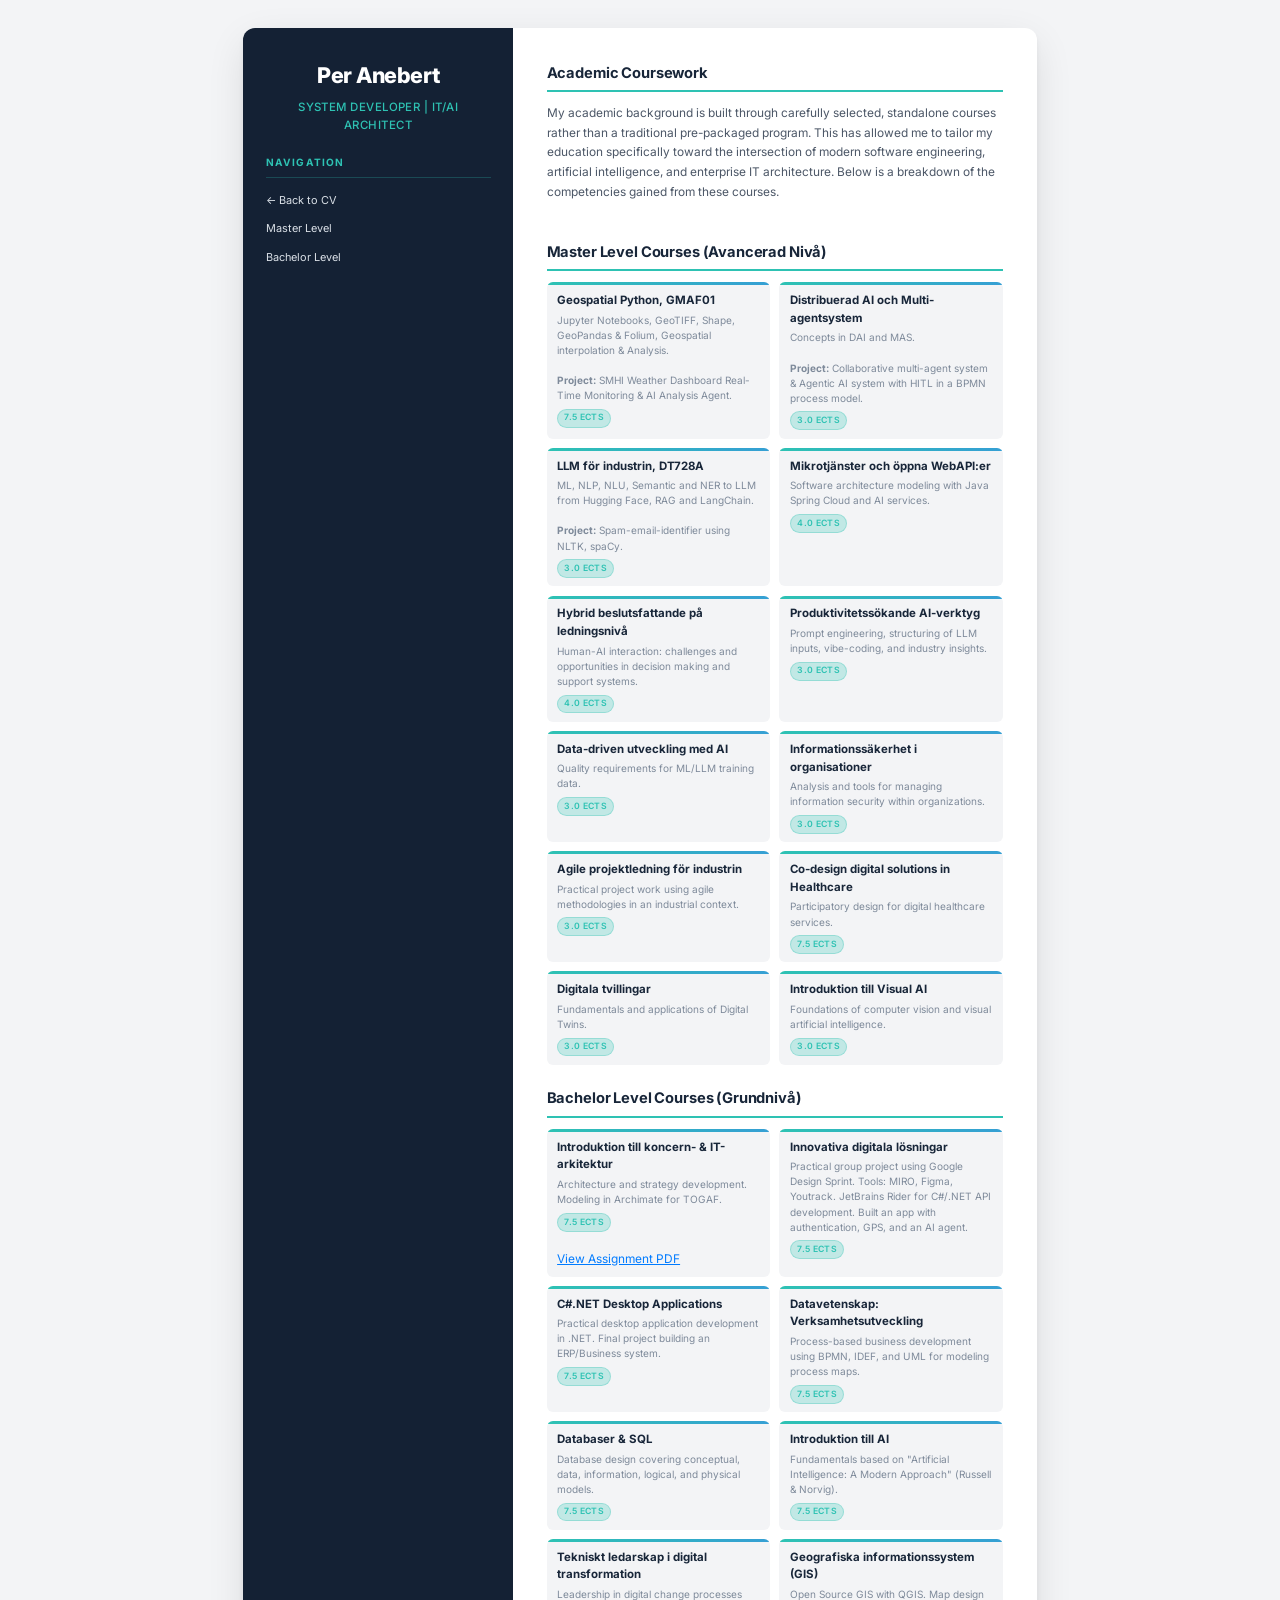
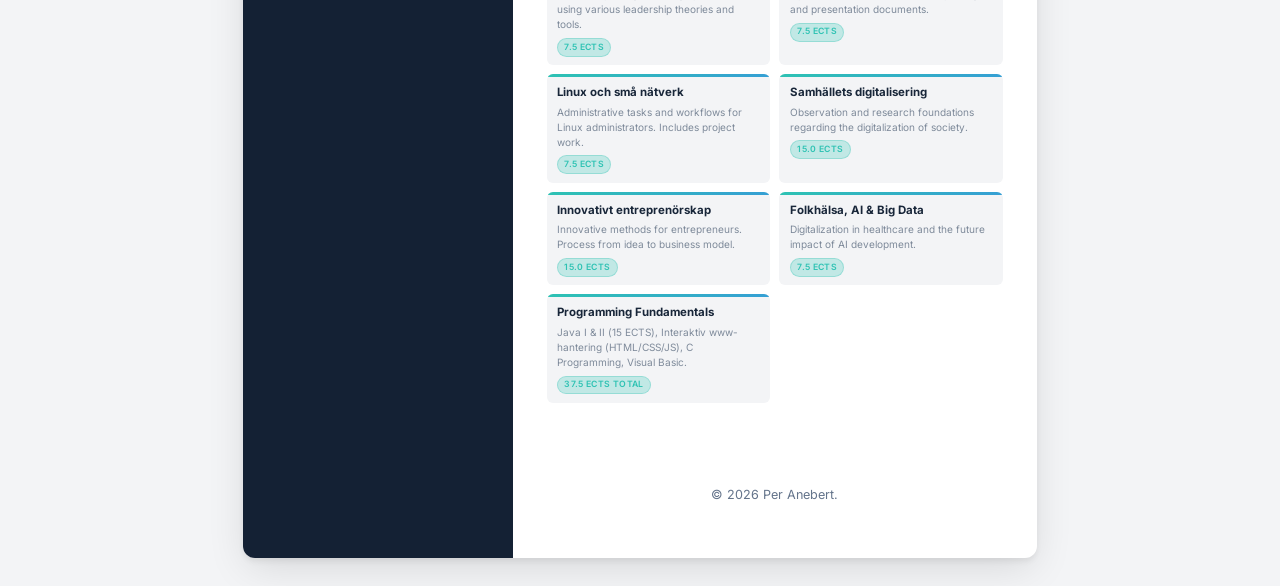
<file: courses.html>
<!DOCTYPE html>
<html lang="en">
<head>
  <meta charset="UTF-8">
  <meta name="viewport" content="width=device-width, initial-scale=1.0">
  <title>Coursework — Per Anebert</title>
  <link rel="preconnect" href="https://fonts.googleapis.com">
  <link rel="preconnect" href="https://fonts.gstatic.com" crossorigin>
  <link href="https://fonts.googleapis.com/css2?family=Inter:wght@300;400;500;600;700;800&display=swap" rel="stylesheet">
  <link rel="stylesheet" href="styles.css">
</head>
<body>

<div class="page">
  <!-- SIDEBAR -->
  <aside class="sidebar">
    <h1 class="name" id="full-name">Per Anebert</h1>
    <p class="title" id="job-title">System Developer | IT/AI Architect</p>
    
    <section class="sidebar-section">
      <h2 class="sidebar-heading">Navigation</h2>
      <ul class="language-list">
        <li><a href="resume.html" style="color: inherit; text-decoration: none;">← Back to CV</a></li>
        <li><a href="#master" style="color: inherit; text-decoration: none;">Master Level</a></li>
        <li><a href="#bachelor" style="color: inherit; text-decoration: none;">Bachelor Level</a></li>
      </ul>
    </section>
  </aside>

  <!-- MAIN CONTENT -->
  <main class="content">

    <section class="section" id="intro">
      <h2 class="section-heading">Academic Coursework</h2>
      <p class="summary">
        My academic background is built through carefully selected, standalone courses rather than a traditional pre-packaged program. This has allowed me to tailor my education specifically toward the intersection of modern software engineering, artificial intelligence, and enterprise IT architecture. Below is a breakdown of the competencies gained from these courses.
      </p>
    </section>

    <!-- Master Courses -->
    <section class="section" id="master">
      <h2 class="section-heading">Master Level Courses (Avancerad Nivå)</h2>
      <div class="projects-grid">
        
        <article class="project-card">
          <div class="project-card-accent"></div>
          <h3 class="project-name">Geospatial Python, GMAF01</h3>
          <p class="project-desc">Jupyter Notebooks, GeoTIFF, Shape, GeoPandas & Folium, Geospatial interpolation & Analysis. <br><br><strong>Project:</strong> SMHI Weather Dashboard Real-Time Monitoring & AI Analysis Agent.</p>
          <div class="project-tags"><span class="tag">7.5 ECTS</span></div>
        </article>

        <article class="project-card">
          <div class="project-card-accent"></div>
          <h3 class="project-name">Distribuerad AI och Multi-agentsystem</h3>
          <p class="project-desc">Concepts in DAI and MAS. <br><br><strong>Project:</strong> Collaborative multi-agent system & Agentic AI system with HITL in a BPMN process model.</p>
          <div class="project-tags"><span class="tag">3.0 ECTS</span></div>
        </article>

        <article class="project-card">
          <div class="project-card-accent"></div>
          <h3 class="project-name">LLM för industrin, DT728A</h3>
          <p class="project-desc">ML, NLP, NLU, Semantic and NER to LLM from Hugging Face, RAG and LangChain. <br><br><strong>Project:</strong> Spam-email-identifier using NLTK, spaCy.</p>
          <div class="project-tags"><span class="tag">3.0 ECTS</span></div>
        </article>
        
        <article class="project-card">
          <div class="project-card-accent"></div>
          <h3 class="project-name">Mikrotjänster och öppna WebAPI:er</h3>
          <p class="project-desc">Software architecture modeling with Java Spring Cloud and AI services.</p>
          <div class="project-tags"><span class="tag">4.0 ECTS</span></div>
        </article>

        <article class="project-card">
          <div class="project-card-accent"></div>
          <h3 class="project-name">Hybrid beslutsfattande på ledningsnivå</h3>
          <p class="project-desc">Human-AI interaction: challenges and opportunities in decision making and support systems.</p>
          <div class="project-tags"><span class="tag">4.0 ECTS</span></div>
        </article>

        <article class="project-card">
          <div class="project-card-accent"></div>
          <h3 class="project-name">Produktivitetssökande AI-verktyg</h3>
          <p class="project-desc">Prompt engineering, structuring of LLM inputs, vibe-coding, and industry insights.</p>
          <div class="project-tags"><span class="tag">3.0 ECTS</span></div>
        </article>
        
        <article class="project-card">
          <div class="project-card-accent"></div>
          <h3 class="project-name">Data-driven utveckling med AI</h3>
          <p class="project-desc">Quality requirements for ML/LLM training data.</p>
          <div class="project-tags"><span class="tag">3.0 ECTS</span></div>
        </article>

        <article class="project-card">
          <div class="project-card-accent"></div>
          <h3 class="project-name">Informationssäkerhet i organisationer</h3>
          <p class="project-desc">Analysis and tools for managing information security within organizations.</p>
          <div class="project-tags"><span class="tag">3.0 ECTS</span></div>
        </article>
        
        <article class="project-card">
          <div class="project-card-accent"></div>
          <h3 class="project-name">Agile projektledning för industrin</h3>
          <p class="project-desc">Practical project work using agile methodologies in an industrial context.</p>
          <div class="project-tags"><span class="tag">3.0 ECTS</span></div>
        </article>
        
        <article class="project-card">
          <div class="project-card-accent"></div>
          <h3 class="project-name">Co-design digital solutions in Healthcare</h3>
          <p class="project-desc">Participatory design for digital healthcare services.</p>
          <div class="project-tags"><span class="tag">7.5 ECTS</span></div>
        </article>
        
        <article class="project-card">
          <div class="project-card-accent"></div>
          <h3 class="project-name">Digitala tvillingar</h3>
          <p class="project-desc">Fundamentals and applications of Digital Twins.</p>
          <div class="project-tags"><span class="tag">3.0 ECTS</span></div>
        </article>
        
        <article class="project-card">
          <div class="project-card-accent"></div>
          <h3 class="project-name">Introduktion till Visual AI</h3>
          <p class="project-desc">Foundations of computer vision and visual artificial intelligence.</p>
          <div class="project-tags"><span class="tag">3.0 ECTS</span></div>
        </article>

      </div>
    </section>

    <!-- Bachelor Courses -->
    <section class="section" id="bachelor">
      <h2 class="section-heading">Bachelor Level Courses (Grundnivå)</h2>
      <div class="projects-grid">
        
        <article class="project-card">
          <div class="project-card-accent"></div>
          <h3 class="project-name">Introduktion till koncern- & IT-arkitektur</h3>
          <p class="project-desc">Architecture and strategy development. Modeling in Archimate for TOGAF.</p>
          <div class="project-tags">
            <span class="tag">7.5 ECTS</span>
          </div>
          <div style="margin-top: 15px;">
            <a href="3️⃣Inlämningsuppgift3-svar-Per-Anebert.pdf" target="_blank" style="font-size: 0.85em; color: var(--primary-color, #007bff); text-decoration: underline;">View Assignment PDF</a>
          </div>
        </article>

        <article class="project-card">
          <div class="project-card-accent"></div>
          <h3 class="project-name">Innovativa digitala lösningar</h3>
          <p class="project-desc">Practical group project using Google Design Sprint. Tools: MIRO, Figma, Youtrack. JetBrains Rider for C#/.NET API development. Built an app with authentication, GPS, and an AI agent.</p>
          <div class="project-tags"><span class="tag">7.5 ECTS</span></div>
        </article>

        <article class="project-card">
          <div class="project-card-accent"></div>
          <h3 class="project-name">C#.NET Desktop Applications</h3>
          <p class="project-desc">Practical desktop application development in .NET. Final project building an ERP/Business system.</p>
          <div class="project-tags"><span class="tag">7.5 ECTS</span></div>
        </article>

        <article class="project-card">
          <div class="project-card-accent"></div>
          <h3 class="project-name">Datavetenskap: Verksamhetsutveckling</h3>
          <p class="project-desc">Process-based business development using BPMN, IDEF, and UML for modeling process maps.</p>
          <div class="project-tags"><span class="tag">7.5 ECTS</span></div>
        </article>

        <article class="project-card">
          <div class="project-card-accent"></div>
          <h3 class="project-name">Databaser & SQL</h3>
          <p class="project-desc">Database design covering conceptual, data, information, logical, and physical models.</p>
          <div class="project-tags"><span class="tag">7.5 ECTS</span></div>
        </article>
        
        <article class="project-card">
          <div class="project-card-accent"></div>
          <h3 class="project-name">Introduktion till AI</h3>
          <p class="project-desc">Fundamentals based on "Artificial Intelligence: A Modern Approach" (Russell & Norvig).</p>
          <div class="project-tags"><span class="tag">7.5 ECTS</span></div>
        </article>
        
        <article class="project-card">
          <div class="project-card-accent"></div>
          <h3 class="project-name">Tekniskt ledarskap i digital transformation</h3>
          <p class="project-desc">Leadership in digital change processes using various leadership theories and tools.</p>
          <div class="project-tags"><span class="tag">7.5 ECTS</span></div>
        </article>
        
        <article class="project-card">
          <div class="project-card-accent"></div>
          <h3 class="project-name">Geografiska informationssystem (GIS)</h3>
          <p class="project-desc">Open Source GIS with QGIS. Map design and presentation documents.</p>
          <div class="project-tags"><span class="tag">7.5 ECTS</span></div>
        </article>
        
        <article class="project-card">
          <div class="project-card-accent"></div>
          <h3 class="project-name">Linux och små nätverk</h3>
          <p class="project-desc">Administrative tasks and workflows for Linux administrators. Includes project work.</p>
          <div class="project-tags"><span class="tag">7.5 ECTS</span></div>
        </article>
        
        <article class="project-card">
          <div class="project-card-accent"></div>
          <h3 class="project-name">Samhällets digitalisering</h3>
          <p class="project-desc">Observation and research foundations regarding the digitalization of society.</p>
          <div class="project-tags"><span class="tag">15.0 ECTS</span></div>
        </article>

        <article class="project-card">
          <div class="project-card-accent"></div>
          <h3 class="project-name">Innovativt entreprenörskap</h3>
          <p class="project-desc">Innovative methods for entrepreneurs. Process from idea to business model.</p>
          <div class="project-tags"><span class="tag">15.0 ECTS</span></div>
        </article>

        <article class="project-card">
          <div class="project-card-accent"></div>
          <h3 class="project-name">Folkhälsa, AI & Big Data</h3>
          <p class="project-desc">Digitalization in healthcare and the future impact of AI development.</p>
          <div class="project-tags"><span class="tag">7.5 ECTS</span></div>
        </article>

        <article class="project-card">
          <div class="project-card-accent"></div>
          <h3 class="project-name">Programming Fundamentals</h3>
          <p class="project-desc">Java I & II (15 ECTS), Interaktiv www-hantering (HTML/CSS/JS), C Programming, Visual Basic.</p>
          <div class="project-tags"><span class="tag">37.5 ECTS Total</span></div>
        </article>

      </div>
    </section>
    
    <footer style="margin-top: 60px; text-align: center; color: #64748b; font-size: 0.9em; padding-bottom: 20px;">
      <p>&copy; 2026 Per Anebert.</p>
    </footer>

  </main>
</div>

<!-- Scripts -->
<script>
  document.addEventListener('DOMContentLoaded', () => {
    const observer = new IntersectionObserver((entries) => {
      entries.forEach(entry => {
        if (entry.isIntersecting) {
          entry.target.classList.add('visible');
          observer.unobserve(entry.target);
        }
      });
    }, { threshold: 0.1 });

    document.querySelectorAll('.section, .sidebar-section, .name, .title')
      .forEach(el => observer.observe(el));
  });
</script>
</body>
</html>
</file>
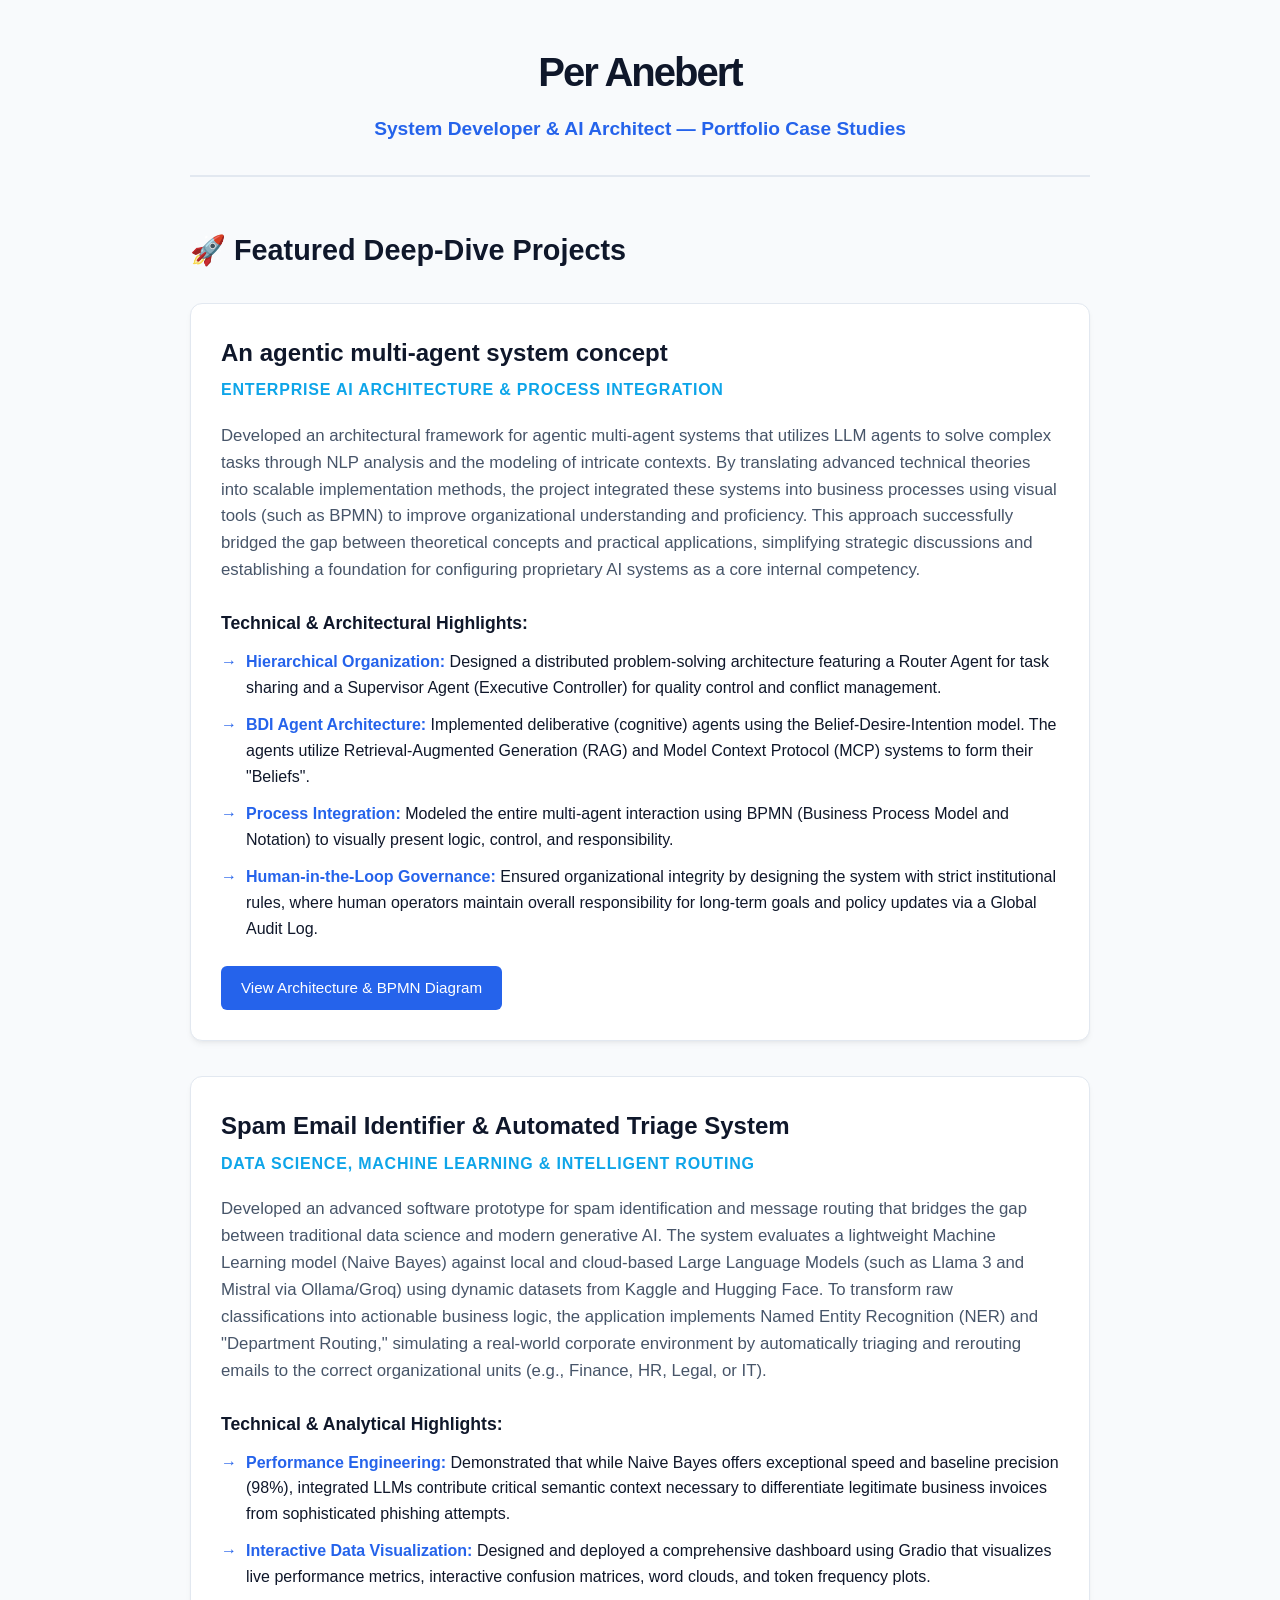
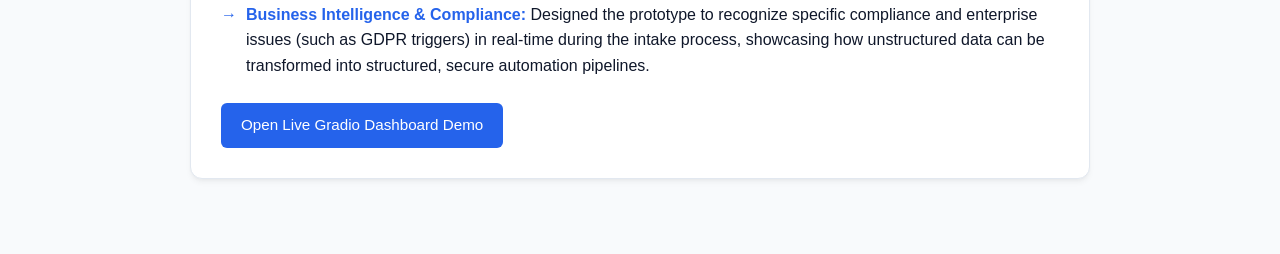
<file: deep-dive-projects.html>
<!DOCTYPE html>
<html lang="en">
<head>
    <meta charset="UTF-8">
    <meta name="viewport" content="width=device-width, initial-scale=1.0">
    <title>Per Anebert - Portfolio</title>
    <style>
        :root {
            --bg-color: #f8fafc;
            --card-bg: #ffffff;
            --text-main: #0f172a;
            --text-muted: #475569;
            --primary: #2563eb;
            --primary-hover: #1d4ed8;
            --accent: #0ea5e9;
            --border-color: #e2e8f0;
        }

        body {
            font-family: 'Segoe UI', Roboto, Helvetica, Arial, sans-serif;
            background-color: var(--bg-color);
            color: var(--text-main);
            line-height: 1.6;
            margin: 0;
            padding: 40px 20px;
        }

        .container {
            max-width: 900px;
            margin: 0 auto;
        }

        header {
            text-align: center;
            margin-bottom: 50px;
            border-bottom: 2px solid var(--border-color);
            padding-bottom: 30px;
        }

        header h1 {
            font-size: 2.5rem;
            margin: 0 0 10px 0;
            color: var(--text-main);
            letter-spacing: -0.05em;
        }

        header p {
            font-size: 1.2rem;
            color: var(--primary);
            margin: 0;
            font-weight: 600;
        }

        .section-title {
            font-size: 1.8rem;
            margin-bottom: 30px;
            color: var(--text-main);
            display: flex;
            align-items: center;
            gap: 10px;
        }

        .project-card {
            background-color: var(--card-bg);
            border: 1px solid var(--border-color);
            border-radius: 12px;
            padding: 30px;
            margin-bottom: 35px;
            box-shadow: 0 4px 6px -1px rgb(0 0 0 / 0.05), 0 2px 4px -2px rgb(0 0 0 / 0.05);
            transition: transform 0.2s ease, box-shadow 0.2s ease;
        }

        .project-card:hover {
            transform: translateY(-2px);
            box-shadow: 0 10px 15px -3px rgb(0 0 0 / 0.08);
        }

        .project-title {
            font-size: 1.5rem;
            color: var(--text-main);
            margin: 0 0 5px 0;
        }

        .project-subtitle {
            font-size: 1rem;
            color: var(--accent);
            font-weight: 600;
            text-transform: uppercase;
            letter-spacing: 0.05em;
            margin-bottom: 20px;
        }

        .project-overview {
            color: var(--text-muted);
            margin-bottom: 25px;
            font-size: 1.05rem;
        }

        .highlights-title {
            font-size: 1.1rem;
            font-weight: 600;
            margin-bottom: 12px;
            color: var(--text-main);
        }

        .highlights-list {
            list-style-type: none;
            padding: 0;
            margin: 0 0 25px 0;
        }

        .highlights-list li {
            position: relative;
            padding-left: 25px;
            margin-bottom: 12px;
            color: var(--text-main);
        }

        .highlights-list li::before {
            content: "→";
            position: absolute;
            left: 0;
            color: var(--primary);
            font-weight: bold;
        }

        .highlights-list li strong {
            color: var(--primary);
        }

        .project-btn {
            display: inline-block;
            background-color: var(--primary);
            color: white;
            padding: 10px 20px;
            border-radius: 6px;
            text-decoration: none;
            font-weight: 500;
            font-size: 0.95rem;
            transition: background-color 0.2s ease;
        }

        .project-btn:hover {
            background-color: var(--primary-hover);
        }

        @media (max-width: 600px) {
            body { padding: 20px 10px; }
            .project-card { padding: 20px; }
        }
    </style>
</head>
<body>

<div class="container">
    <header>
        <h1>Per Anebert</h1>
        <p>System Developer & AI Architect — Portfolio Case Studies</p>
    </header>

    <main>
        <h2 class="section-title">🚀 Featured Deep-Dive Projects</h2>

        <article class="project-card">
            <h3 class="project-title">An agentic multi-agent system concept</h3>
            <div class="project-subtitle">Enterprise AI Architecture & Process Integration</div>
            <p class="project-overview">
                Developed an architectural framework for agentic multi-agent systems that utilizes LLM agents to solve complex tasks through NLP analysis and the modeling of intricate contexts. By translating advanced technical theories into scalable implementation methods, the project integrated these systems into business processes using visual tools (such as BPMN) to improve organizational understanding and proficiency. This approach successfully bridged the gap between theoretical concepts and practical applications, simplifying strategic discussions and establishing a foundation for configuring proprietary AI systems as a core internal competency.
            </p>
            <div class="highlights-title">Technical & Architectural Highlights:</div>
            <ul class="highlights-list">
                <li><strong>Hierarchical Organization:</strong> Designed a distributed problem-solving architecture featuring a Router Agent for task sharing and a Supervisor Agent (Executive Controller) for quality control and conflict management.</li>
                <li><strong>BDI Agent Architecture:</strong> Implemented deliberative (cognitive) agents using the Belief-Desire-Intention model. The agents utilize Retrieval-Augmented Generation (RAG) and Model Context Protocol (MCP) systems to form their "Beliefs".</li>
                <li><strong>Process Integration:</strong> Modeled the entire multi-agent interaction using BPMN (Business Process Model and Notation) to visually present logic, control, and responsibility.</li>
                <li><strong>Human-in-the-Loop Governance:</strong> Ensured organizational integrity by designing the system with strict institutional rules, where human operators maintain overall responsibility for long-term goals and policy updates via a Global Audit Log.</li>
            </ul>
            <a href="#" class="project-btn">View Architecture & BPMN Diagram</a>
        </article>

        <article class="project-card">
            <h3 class="project-title">Spam Email Identifier & Automated Triage System</h3>
            <div class="project-subtitle">Data Science, Machine Learning & Intelligent Routing</div>
            <p class="project-overview">
                Developed an advanced software prototype for spam identification and message routing that bridges the gap between traditional data science and modern generative AI. The system evaluates a lightweight Machine Learning model (Naive Bayes) against local and cloud-based Large Language Models (such as Llama 3 and Mistral via Ollama/Groq) using dynamic datasets from Kaggle and Hugging Face. To transform raw classifications into actionable business logic, the application implements Named Entity Recognition (NER) and "Department Routing," simulating a real-world corporate environment by automatically triaging and rerouting emails to the correct organizational units (e.g., Finance, HR, Legal, or IT).
            </p>
            <div class="highlights-title">Technical & Analytical Highlights:</div>
            <ul class="highlights-list">
                <li><strong>Performance Engineering:</strong> Demonstrated that while Naive Bayes offers exceptional speed and baseline precision (98%), integrated LLMs contribute critical semantic context necessary to differentiate legitimate business invoices from sophisticated phishing attempts.</li>
                <li><strong>Interactive Data Visualization:</strong> Designed and deployed a comprehensive dashboard using Gradio that visualizes live performance metrics, interactive confusion matrices, word clouds, and token frequency plots.</li>
                <li><strong>Business Intelligence & Compliance:</strong> Designed the prototype to recognize specific compliance and enterprise issues (such as GDPR triggers) in real-time during the intake process, showcasing how unstructured data can be transformed into structured, secure automation pipelines.</li>
            </ul>
            <a href="#" class="project-btn">Open Live Gradio Dashboard Demo</a>
        </article>
    </main>
</div>

</body>
</html>
</file>
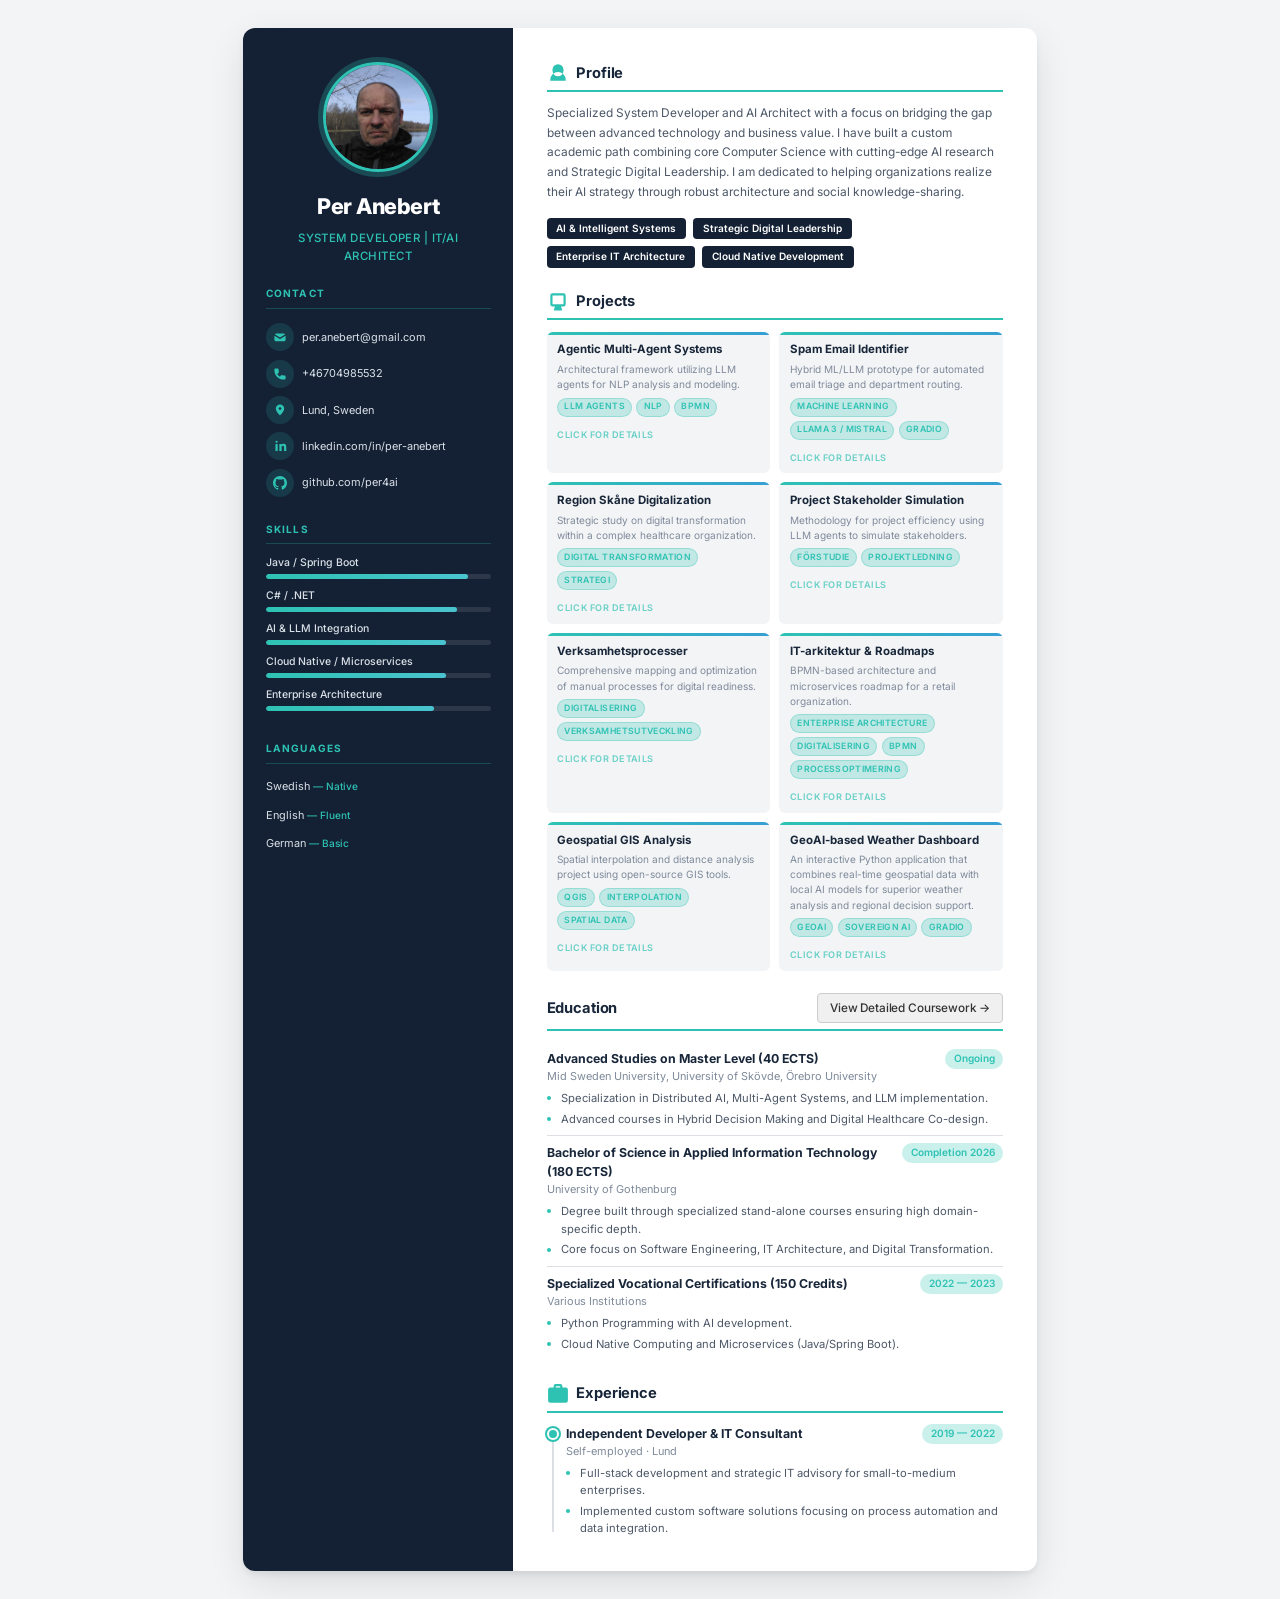
<file: resume.html>
<!DOCTYPE html>
<html lang="en">
<head>
  <meta charset="UTF-8">
  <meta name="viewport" content="width=device-width, initial-scale=1.0">
  <meta name="description" content="Professional one-page CV / resume template">
  <title>CV — Per Anebert</title>
  <link rel="preconnect" href="https://fonts.googleapis.com">
  <link rel="preconnect" href="https://fonts.gstatic.com" crossorigin>
  <link href="https://fonts.googleapis.com/css2?family=Inter:wght@300;400;500;600;700;800&display=swap" rel="stylesheet">
  <link rel="stylesheet" href="styles.css">
</head>
<body>

<div class="page">

  <!-- ═══════════════════ SIDEBAR ═══════════════════ -->
  <aside class="sidebar">

    <!-- Profile Photo -->
    <div class="photo-wrapper">
      <div class="photo-placeholder" id="profile-photo">
        <img src="src/profile_image.png" alt="Per Anebert" class="profile-img">
      </div>
    </div>

    <!-- Name -->
    <h1 class="name" id="full-name">Per Anebert</h1>
    <p class="title" id="job-title">System Developer | IT/AI Architect</p>

    <!-- Contact -->
    <section class="sidebar-section" id="contact-section">
      <h2 class="sidebar-heading">Contact</h2>

      <div class="contact-item" id="contact-email">
        <span class="contact-icon">
          <svg viewBox="0 0 20 20" fill="currentColor"><path d="M2.94 6.34l7.06 4.42 7.06-4.42A2 2 0 0 0 15 5H5a2 2 0 0 0-2.06 1.34zM18 8.18l-7.68 4.8a.5.5 0 0 1-.64 0L2 8.18V14a2 2 0 0 0 2 2h12a2 2 0 0 0 2-2V8.18z"/></svg>
        </span>
        <span class="contact-text">per.anebert@gmail.com</span>
      </div>

      <div class="contact-item" id="contact-phone">
        <span class="contact-icon">
          <svg viewBox="0 0 20 20" fill="currentColor"><path d="M2 3.5A1.5 1.5 0 0 1 3.5 2h2.879a1.5 1.5 0 0 1 1.488 1.313l.5 4A1.5 1.5 0 0 1 7.42 9.06l-1.45.97a11.07 11.07 0 0 0 4 4l.97-1.45a1.5 1.5 0 0 1 1.747-.947l4 .5A1.5 1.5 0 0 1 18 13.62V16.5a1.5 1.5 0 0 1-1.5 1.5h-1C8.044 18 2 11.956 2 4.5v-1z"/></svg>
        </span>
        <span class="contact-text">+46704985532</span>
      </div>

      <div class="contact-item" id="contact-location">
        <span class="contact-icon">
          <svg viewBox="0 0 20 20" fill="currentColor"><path fill-rule="evenodd" d="M10 2a6 6 0 0 0-6 6c0 4.5 6 10 6 10s6-5.5 6-10a6 6 0 0 0-6-6zm0 8a2 2 0 1 0 0-4 2 2 0 0 0 0 4z" clip-rule="evenodd"/></svg>
        </span>
        <span class="contact-text">Lund, Sweden</span>
      </div>

      <div class="contact-item" id="contact-linkedin">
        <span class="contact-icon">
          <svg viewBox="0 0 20 20" fill="currentColor"><path d="M5.075 2.5a1.575 1.575 0 1 1 0 3.15 1.575 1.575 0 0 1 0-3.15zM3.5 7h3.15v10H3.5V7zm5.6 0h3.02v1.37h.04c.42-.8 1.45-1.63 2.98-1.63 3.19 0 3.78 2.1 3.78 4.83V17h-3.15v-4.8c0-1.14-.02-2.61-1.59-2.61-1.59 0-1.84 1.24-1.84 2.53V17H9.1V7z"/></svg>
        </span>
        <span class="contact-text">linkedin.com/in/per-anebert</span>
      </div>
      <div class="contact-item" id="contact-github">
        <span class="contact-icon">
          <!-- Uppdaterad viewBox och path för GitHub -->
          <svg viewBox="0 0 24 24" fill="currentColor">
            <path d="M12 0c-6.626 0-12 5.373-12 12 0 5.302 3.438 9.8 8.207 11.387.599.111.793-.261.793-.577v-2.234c-3.338.726-4.033-1.416-4.033-1.416-.546-1.387-1.333-1.756-1.333-1.756-1.089-.745.083-.729.083-.729 1.205.084 1.839 1.237 1.839 1.237 1.07 1.834 2.807 1.304 3.492.997.107-.775.418-1.305.762-1.604-2.665-.305-5.467-1.334-5.467-5.931 0-1.311.469-2.381 1.236-3.221-.124-.303-.535-1.524.117-3.176 0 0 1.008-.322 3.301 1.23.957-.266 1.983-.399 3.003-.404 1.02.005 2.047.138 3.006.404 2.291-1.552 3.297-1.23 3.297-1.23.653 1.653.242 2.874.118 3.176.77.84 1.235 1.911 1.235 3.221 0 4.609-2.807 5.624-5.479 5.921.43.372.823 1.102.823 2.222v3.293c0 .319.192.694.801.576 4.765-1.589 8.199-6.086 8.199-11.386 0-6.627-5.373-12-12-12z"/>
          </svg>
        </span>
        <span class="contact-text">github.com/per4ai</span>
      </div>
    </section>

    <!-- Skills -->
    <section class="sidebar-section" id="skills-section">
      <h2 class="sidebar-heading">Skills</h2>

      <div class="skill" id="skill-1">
        <div class="skill-label">Java / Spring Boot</div>
        <div class="skill-bar"><div class="skill-fill" style="--level: 90%"></div></div>
      </div>
      <div class="skill" id="skill-2">
        <div class="skill-label">C# / .NET</div>
        <div class="skill-bar"><div class="skill-fill" style="--level: 85%"></div></div>
      </div>
      <div class="skill" id="skill-3">
        <div class="skill-label">AI & LLM Integration</div>
        <div class="skill-bar"><div class="skill-fill" style="--level: 80%"></div></div>
      </div>
      <div class="skill" id="skill-4">
        <div class="skill-label">Cloud Native / Microservices</div>
        <div class="skill-bar"><div class="skill-fill" style="--level: 80%"></div></div>
      </div>
      <div class="skill" id="skill-5">
        <div class="skill-label">Enterprise Architecture</div>
        <div class="skill-bar"><div class="skill-fill" style="--level: 75%"></div></div>
      </div>
    </section>

    <!-- Languages -->
    <section class="sidebar-section" id="languages-section">
      <h2 class="sidebar-heading">Languages</h2>
      <ul class="language-list">
        <li>Swedish <span class="lang-level">— Native</span></li>
        <li>English <span class="lang-level">— Fluent</span></li>
        <li>German <span class="lang-level">— Basic</span></li>
      </ul>
    </section>
  </aside>

  <!-- ═══════════════════ MAIN CONTENT ═══════════════════ -->
  <main class="content">

    <!-- Profile / Summary -->
    <section class="section" id="profile-section">
      <h2 class="section-heading">
        <span class="heading-icon">
          <svg viewBox="0 0 20 20" fill="currentColor"><path fill-rule="evenodd" d="M10 2a5 5 0 0 0-5 5v1a5 5 0 0 0 10 0V7a5 5 0 0 0-5-5zm-7 14a7 7 0 0 1 14 0v1H3v-1z" clip-rule="evenodd"/></svg>
        </span>
        Profile
      </h2>
      <p class="summary" id="profile-summary">
        Specialized System Developer and AI Architect with a focus on bridging the gap between advanced technology and business value. I have built a custom academic path combining core Computer Science with cutting-edge AI research and Strategic Digital Leadership. I am dedicated to helping organizations realize their AI strategy through robust architecture and social knowledge-sharing.
      </p>

      <div class="expertise-domains">
        <div class="domain-tag">AI & Intelligent Systems</div>
        <div class="domain-tag">Strategic Digital Leadership</div>
        <div class="domain-tag">Enterprise IT Architecture</div>
        <div class="domain-tag">Cloud Native Development</div>
      </div>
    </section>

    <!-- Projects -->
    <section class="section" id="projects-section">
      <h2 class="section-heading">
        <span class="heading-icon">
          <svg viewBox="0 0 20 20" fill="currentColor"><path fill-rule="evenodd" d="M3 5a2 2 0 0 1 2-2h10a2 2 0 0 1 2 2v8a2 2 0 0 1-2 2h-2.22l.97 2.91a.5.5 0 0 1-.47.66H6.72a.5.5 0 0 1-.47-.66L7.22 15H5a2 2 0 0 1-2-2V5zm2 0h10v8H5V5z" clip-rule="evenodd"/></svg>
        </span>
        Projects
      </h2>

      <div class="projects-grid" id="projects-grid">


      <article class="project-card" id="project-1"
               data-title="Agentic Multi-Agent System Concept"
               data-image="image-project-1-1.png, image-project-1-2.png"
               data-detail="Developed an architectural framework for agentic multi-agent systems utilizing LLM agents to solve complex tasks through NLP analysis and modeling. By translating advanced technical theories into scalable implementation methods, the project integrated these systems into business processes using visual tools (BPMN). This approach bridged the gap between theoretical concepts and practical applications, simplified strategic discussions, and established a foundation for configuring proprietary AI systems as a core internal competency.">
        <div class="project-card-accent"></div>
        <h3 class="project-name">Agentic Multi-Agent Systems</h3>
        <p class="project-desc">Architectural framework utilizing LLM agents for NLP analysis and modeling.</p>
        <div class="project-tags">
          <span class="tag">LLM Agents</span>
          <span class="tag">NLP</span>
          <span class="tag">BPMN</span>
        </div>
        <span class="card-expand-hint">Click for details</span>
      </article>

      <article class="project-card" id="project-2"
               data-title="Intelligent Spam Identification System"
               data-image="image-project-2-1.png, image-project-2-2.png"
               data-detail="Developed an advanced spam identification prototype combining Naive Bayes with modern LLMs (Llama 3/Mistral). Features a Gradio dashboard for real-time visualization of performance metrics. The system addresses business needs through Department Routing and Named Entity Recognition (NER), automating the triage of incoming emails to Finance, HR, or Legal departments. Testing demonstrated 98% precision with Naive Bayes, while LLM analysis added critical semantic understanding to distinguish legal invoices from sophisticated phishing.">
        <div class="project-card-accent"></div>
        <h3 class="project-name">Spam Email Identifier</h3>
        <p class="project-desc">Hybrid ML/LLM prototype for automated email triage and department routing.</p>
        <div class="project-tags">
          <span class="tag">Machine Learning</span>
          <span class="tag">Llama 3 / Mistral</span>
          <span class="tag">Gradio</span>
        </div>
        <span class="card-expand-hint">Click for details</span>
      </article>

      <article class="project-card" id="project-3"
               data-title="Strategic Dimension of Healthcare Digitalization"
               data-image="image-project-3-1.png, image-project-3-2.png, image-project-3-3.png, image-project-3-4.png"
               data-detail="Analyzed Region Skåne's digitalization in the context of global trends like aging populations and accelerating technology. The study focuses on coordination and implementation of digital strategies within a siloed government organization. It emphasizes that digital transformation is driven by strategy rather than technology alone, while highlighting the challenges of parallel governance documents in a democratic organization.">
        <div class="project-card-accent"></div>
        <h3 class="project-name">Region Skåne Digitalization</h3>
        <p class="project-desc">Strategic study on digital transformation within a complex healthcare organization.</p>
        <div class="project-tags">
          <span class="tag">Digital transformation</span>
          <span class="tag">Strategi</span>
        </div>
        <span class="card-expand-hint">Click for details</span>
      </article>

      <article class="project-card" id="project-4"
               data-title="AI-Driven Stakeholder Simulation"
               data-image="image-project-4-1.png, image-project-4-2.png, image-project-4-3.png"
               data-detail="Developed a method to increase project success rates using configured AI agents. The project simulates stakeholders within a hospital organization (e.g., Medical Director, IT Manager, Patient Advocate). By facilitating simulated discussions between these agents, critical risks and ethical dilemmas are identified early. This enables dynamic SWOT modeling and risk analysis, addressing common causes of project failure such as unclear requirements. The result is a robust decision-making platform that reduces uncertainty before implementation.">
        <div class="project-card-accent"></div>
        <h3 class="project-name">Project Stakeholder Simulation</h3>
        <p class="project-desc">Methodology for project efficiency using LLM agents to simulate stakeholders.</p>
        <div class="project-tags">
          <span class="tag">Förstudie</span>
          <span class="tag">Projektledning</span>
        </div>
        <span class="card-expand-hint">Click for details</span>
      </article>

      <article class="project-card" id="project-5"
               data-title="Business Process Mapping & Optimization"
               data-image="image-project-5-1.png, image-project-5-2.png"
               data-detail="Analyzed and mapped business processes for a conference center to resolve booking errors and communication gaps. Replaced manual paper-based tracking with a formalized process model, identifying bottlenecks in information flow. The project defined business objects linking information and data models, creating a bridge to future IT systems. The result provided a detailed, optimized process view that serves as a concrete decision base for digital transformation and resource efficiency.">
        <div class="project-card-accent"></div>
        <h3 class="project-name">Verksamhetsprocesser</h3>
        <p class="project-desc">Comprehensive mapping and optimization of manual processes for digital readiness.</p>
        <div class="project-tags">
          <span class="tag">Digitalisering</span>
          <span class="tag">Verksamhetsutveckling</span>
        </div>
        <span class="card-expand-hint">Click for details</span>
      </article>

      <article class="project-card" id="project-6"
               data-title="Enterprise IT Architecture Roadmap"
               data-image="image-project-6-1.png, image-project-6-2.png, image-project-6-3.png"
               data-detail="Addressed legacy system challenges in a retail environment by developing a comprehensive Enterprise Architecture roadmap. Utilizing BPMN notation, the project mapped existing processes and designed a target architecture based on microservices to enable automated B2B ordering. Through GAP analysis, a concrete action plan was integrated to support data-driven marketing and IoT security. The result is a robust roadmap for digital transformation, securing future growth through optimized operational flows.">
        <div class="project-card-accent"></div>
        <h3 class="project-name">IT-arkitektur & Roadmaps</h3>
        <p class="project-desc">BPMN-based architecture and microservices roadmap for a retail organization.</p>
        <div class="project-tags">
          <span class="tag">Enterprise Architecture</span>
          <span class="tag">Digitalisering</span>
          <span class="tag">BPMN</span>
          <span class="tag">Processoptimering</span>
        </div>
        <span class="card-expand-hint">Click for details</span>
      </article>

      <article class="project-card" id="project-7"
               data-title="Geospatial Analysis & Cartographic Design"
               data-image="image-project-7-1.png"
               data-detail="In my GIS projects, I have developed advanced analyses for environmental monitoring and logistics by mapping eutrophication levels in shallow bays in Västra Götaland. Through vector analysis and the GRASS tool v.net.distance, access routes to survey points were optimized taking into account geographical constraints such as distance to land. For central Gothenburg, I conducted a spatial temperature analysis with IDW interpolation to identify and calculate the area of ​​the city's coldest zones. Finally, I visualized demographic patterns for Lifelong Learning through heatmaps of student distribution in Sweden. The analysis combined spatial density in regions such as Stockholm and Malmö with age structure to provide strategic insights into regional participation in higher education. These projects demonstrate my ability to transform complex data sources into visual decision-making bases with high precision in QGIS. By combining technical precision with strategic visualization, I create added value in organizations' decision-making around both the environment and social planning.">
        <div class="project-card-accent"></div>
        <h3 class="project-name">Geospatial GIS Analysis</h3>
        <p class="project-desc">Spatial interpolation and distance analysis project using open-source GIS tools.</p>
        <div class="project-tags">
          <span class="tag">QGIS</span>
          <span class="tag">Interpolation</span>
          <span class="tag">Spatial Data</span>
        </div>
        <span class="card-expand-hint">Click for details</span>
      </article>

      <article class="project-card" id="project-8"
               data-title="GeoAI-based Weather Dashboard for Regional Planning"
               data-image="image-project-8-1.png, image-project-8-2.png, image-project-8-3.png"
               data-detail="Within the framework of the Geospatial Python course, I developed SMHI Weather Dashboard, a system for real-time monitoring that makes weather data actionable for regional planning and public information. The project combines official data from SMHI's API with geographical boundaries from SCB through advanced spatial joins and coordinate transformations in Python. The strategic dimension consists of the integration of a local LLM (Gemma 3:1B) via Ollama, which enables automated weather analyses in real time without dependence on external cloud services, ensuring full data integrity. With an interactive Gradio interface, users can visualize parameters such as precipitation and wind through Folium maps and historical archiving. The result is a scalable decision support that demonstrates how GeoAI and Distributed AI (DAI) can generate insightful analyses under human supervision (Human-in-the-loop). By combining technical precision with strategic sovereignty, a robust platform for future weather services is created">
      <div class="project-card-accent"></div>
      <h3 class="project-name">GeoAI-based Weather Dashboard</h3>
      <p class="project-desc">An interactive Python application that combines real-time geospatial data with local AI models for superior weather analysis and regional decision support.</p>
      <div class="project-tags">
        <span class="tag">GeoAI</span>
        <span class="tag">Sovereign AI</span>
        <span class="tag">Gradio</span>
      </div>
      <span class="card-expand-hint">Click for details</span>
      </article>
      </div>

    </section>

    <!-- Education -->
    <section class="section" id="education-section">
      <h2 class="section-heading" style="display: flex; justify-content: space-between; align-items: center;">
        <span>
          Education
        </span>
        <a href="courses.html" style="font-size: 0.8em; font-weight: 500; background: var(--primary-color, #f0f0f0); padding: 5px 12px; border-radius: 4px; text-decoration: none; color: #333; border: 1px solid #ccc;">View Detailed Coursework →</a>
      </h2>

      <article class="edu-entry" id="education-1">
        <div class="timeline-header">
          <div>
            <h3 class="entry-title">Advanced Studies on Master Level (40 ECTS)</h3>
            <p class="entry-org">Mid Sweden University, University of Skövde, Örebro University</p>
          </div>
          <span class="entry-date">Ongoing</span>
        </div>
        <ul class="entry-details">
            <li>Specialization in Distributed AI, Multi-Agent Systems, and LLM implementation.</li>
            <li>Advanced courses in Hybrid Decision Making and Digital Healthcare Co-design.</li>
        </ul>
      </article>

      <article class="edu-entry" id="education-2">
        <div class="timeline-header">
          <div>
            <h3 class="entry-title">Bachelor of Science in Applied Information Technology (180 ECTS)</h3>
            <p class="entry-org">University of Gothenburg</p>
          </div>
          <span class="entry-date">Completion 2026</span>
        </div>
        <ul class="entry-details">
            <li>Degree built through specialized stand-alone courses ensuring high domain-specific depth.</li>
            <li>Core focus on Software Engineering, IT Architecture, and Digital Transformation.</li>
        </ul>
      </article>

      <article class="edu-entry" id="education-3">
        <div class="timeline-header">
          <div>
            <h3 class="entry-title">Specialized Vocational Certifications (150 Credits)</h3>
            <p class="entry-org">Various Institutions</p>
          </div>
          <span class="entry-date">2022 — 2023</span>
        </div>
        <ul class="entry-details">
            <li>Python Programming with AI development.</li>
            <li>Cloud Native Computing and Microservices (Java/Spring Boot).</li>
        </ul>
      </article>
    </section>

    <!-- Work Experience (compact) -->
    <section class="section" id="experience-section">
      <h2 class="section-heading">
        <span class="heading-icon">
          <svg viewBox="0 0 20 20" fill="currentColor"><path fill-rule="evenodd" d="M6 4V3a2 2 0 0 1 2-2h4a2 2 0 0 1 2 2v1h3a2 2 0 0 1 2 2v10a2 2 0 0 1-2 2H3a2 2 0 0 1-2-2V6a2 2 0 0 1 2-2h3zm2-1h4v1H8V3z" clip-rule="evenodd"/></svg>
        </span>
        Experience
      </h2>

      <div class="timeline">
        <article class="timeline-entry" id="experience-1">
          <div class="timeline-dot"></div>
          <div class="timeline-header">
            <div>
              <h3 class="entry-title">Independent Developer & IT Consultant</h3>
              <p class="entry-org">Self-employed · Lund</p>
            </div>
            <span class="entry-date">2019 — 2022</span>
          </div>
          <ul class="entry-details">
            <li>Full-stack development and strategic IT advisory for small-to-medium enterprises.</li>
            <li>Implemented custom software solutions focusing on process automation and data integration.</li>
          </ul>
        </article>
      </div>
    </section>

  </main>
</div>

<!-- ═══════════════════ PROJECT DETAIL MODAL ═══════════════════ -->
<dialog class="project-modal" id="project-modal">
  <div class="modal-inner">
    <button class="modal-close" id="modal-close" aria-label="Close">
      <svg viewBox="0 0 20 20" fill="currentColor" width="20" height="20"><path d="M6.28 5.22a.75.75 0 0 0-1.06 1.06L8.94 10l-3.72 3.72a.75.75 0 1 0 1.06 1.06L10 11.06l3.72 3.72a.75.75 0 1 0 1.06-1.06L11.06 10l3.72-3.72a.75.75 0 0 0-1.06-1.06L10 8.94 6.28 5.22z"/></svg>
    </button>
    <h3 class="modal-title" id="modal-title"></h3>
    <div class="modal-image-wrapper" id="modal-image-wrapper">

      <button class="modal-nav prev" id="modal-prev" aria-label="Previous image">
        <svg viewBox="0 0 20 20" fill="currentColor" width="24" height="24"><path fill-rule="evenodd" d="M12.707 5.293a1 1 0 010 1.414L9.414 10l3.293 3.293a1 1 0 01-1.414 1.414l-4-4a1 1 0 010-1.414l4-4a1 1 0 011.414 0z" clip-rule="evenodd" /></svg>
      </button>

      <div id="modal-image-container" style="width: 100%; height: 100%; display: flex; align-items: center; justify-content: center;"></div>

      <button class="modal-nav next" id="modal-next" aria-label="Next image">
        <svg viewBox="0 0 20 20" fill="currentColor" width="24" height="24"><path fill-rule="evenodd" d="M7.293 14.707a1 1 0 010-1.414L10.586 10 7.293 6.707a1 1 0 011.414-1.414l4 4a1 1 0 010 1.414l-4 4a1 1 0 01-1.414 0z" clip-rule="evenodd" /></svg>
      </button>

      <!-- Placeholder shown when empty -->
      <div class="modal-image-placeholder" id="modal-image-placeholder">
        <svg viewBox="0 0 48 48" fill="none" xmlns="http://www.w3.org/2000/svg">
          <rect x="4" y="8" width="40" height="32" rx="4" stroke="currentColor" stroke-width="2" fill="none"/>
          <circle cx="16" cy="20" r="4" stroke="currentColor" stroke-width="2" fill="none"/>
          <path d="M4 32l10-8 8 6 8-10 14 12" stroke="currentColor" stroke-width="2" fill="none" stroke-linecap="round" stroke-linejoin="round"/>
        </svg>
      </div>
    </div>
    <p class="modal-description" id="modal-description"></p>
  </div>
</dialog>

<!-- Scripts -->
<script>
  document.addEventListener('DOMContentLoaded', () => {
    /* ── Entrance animations ── */
    const observer = new IntersectionObserver((entries) => {
      entries.forEach(entry => {
        if (entry.isIntersecting) {
          entry.target.classList.add('visible');
          observer.unobserve(entry.target);
        }
      });
    }, { threshold: 0.1 });

    document.querySelectorAll('.section, .sidebar-section, .photo-wrapper, .name, .title')
      .forEach(el => observer.observe(el));

    /* ── Project modal carousel ── */
    const modal       = document.getElementById('project-modal');
    const modalTitle  = document.getElementById('modal-title');
    const modalDesc   = document.getElementById('modal-description');
    const modalImgCont = document.getElementById('modal-image-container');
    const modalPlaceholder = document.getElementById('modal-image-placeholder');
    const closeBtn    = document.getElementById('modal-close');
    const prevBtn     = document.getElementById('modal-prev');
    const nextBtn     = document.getElementById('modal-next');

    let currentImages = [];
    let currentIndex = 0;

    const updateModalImage = () => {
      modalImgCont.innerHTML = '';
      if (currentImages.length > 0) {
        modalPlaceholder.style.display = 'none';
        const img = document.createElement('img');
        img.src = currentImages[currentIndex];
        img.alt = modalTitle.textContent;
        img.className = 'modal-image';
        modalImgCont.appendChild(img);

        // Show/hide nav buttons
        prevBtn.style.display = currentImages.length > 1 ? 'flex' : 'none';
        nextBtn.style.display = currentImages.length > 1 ? 'flex' : 'none';
      } else {
        modalPlaceholder.style.display = 'flex';
        prevBtn.style.display = 'none';
        nextBtn.style.display = 'none';
      }
    };

    // Open modal when any project card is clicked
    document.querySelectorAll('.project-card').forEach(card => {
      card.addEventListener('click', () => {
        modalTitle.textContent = card.dataset.title  || '';
        modalDesc.textContent  = card.dataset.detail || '';

        // Split comma-separated images and filter out empty strings
        const imageStr = card.dataset.image || '';
        currentImages = imageStr ? imageStr.split(',').map(s => s.trim()).filter(s => s !== '') : [];
        currentIndex = 0;

        updateModalImage();
        modal.showModal();
      });
    });

    prevBtn.addEventListener('click', () => {
      currentIndex = (currentIndex - 1 + currentImages.length) % currentImages.length;
      updateModalImage();
    });

    nextBtn.addEventListener('click', () => {
      currentIndex = (currentIndex + 1) % currentImages.length;
      updateModalImage();
    });

    // Close button
    closeBtn.addEventListener('click', () => modal.close());

    // Close on backdrop click
    modal.addEventListener('click', (e) => {
      if (e.target === modal) modal.close();
    });
  });
</script>
</body>
</html>
</file>
<file: styles.css>
/* ─── Design Tokens ─── */
:root {
  /* Palette */
  --clr-sidebar:      hsl(215, 45%, 14%);
  --clr-sidebar-text: hsl(210, 20%, 88%);
  --clr-accent:       hsl(174, 62%, 47%);
  --clr-accent-glow:  hsla(174, 62%, 47%, 0.25);
  --clr-white:        #ffffff;
  --clr-body-bg:      hsl(220, 14%, 96%);
  --clr-heading:      hsl(215, 40%, 16%);
  --clr-text:         hsl(215, 15%, 35%);
  --clr-text-light:   hsl(215, 12%, 55%);
  --clr-divider:      hsl(215, 15%, 88%);

  /* Typography */
  --ff-base: 'Inter', system-ui, -apple-system, sans-serif;

  /* Spacing */
  --page-pad: 2.4rem;
  --sidebar-width: 34%;

  /* Geometry */
  --page-max-w: 210mm;   /* A4 width  */
  --page-max-h: 297mm;   /* A4 height */
  --radius-sm: 6px;
  --radius-md: 12px;
}

/* ─── Reset & Base ─── */
*, *::before, *::after { box-sizing: border-box; margin: 0; padding: 0; }

html {
  font-size: 14px;
  -webkit-font-smoothing: antialiased;
  -moz-osx-font-smoothing: grayscale;
}

body {
  font-family: var(--ff-base);
  color: var(--clr-text);
  background: var(--clr-body-bg);
  display: flex;
  justify-content: center;
  align-items: flex-start;
  min-height: 100vh;
  padding: 2rem;
  line-height: 1.55;
}

/* ─── Page Container (A4-like) ─── */
.page {
  display: flex;
  width: 100%;
  max-width: var(--page-max-w);
  min-height: var(--page-max-h);
  background: var(--clr-white);
  border-radius: var(--radius-md);
  box-shadow:
    0 4px 6px -1px rgba(0,0,0,0.07),
    0 12px 40px -4px rgba(0,0,0,0.12);
  overflow: hidden;
}

/* ═══════════════════════════════════════════
   SIDEBAR
   ═══════════════════════════════════════════ */
.sidebar {
  width: var(--sidebar-width);
  background: var(--clr-sidebar);
  color: var(--clr-sidebar-text);
  padding: var(--page-pad) 1.6rem;
  display: flex;
  flex-direction: column;
  gap: 1.5rem;
}

/* Profile photo */
.photo-wrapper {
  display: flex;
  justify-content: center;
  opacity: 0;
  transform: scale(0.85);
  transition: opacity 0.6s ease, transform 0.6s ease;
}
.photo-wrapper.visible { opacity: 1; transform: scale(1); }

.photo-placeholder {
  width: 110px;
  height: 110px;
  border-radius: 50%;
  background: linear-gradient(135deg, hsl(215, 40%, 22%), hsl(215, 38%, 28%));
  border: 3px solid var(--clr-accent);
  display: flex;
  align-items: center;
  justify-content: center;
  box-shadow: 0 0 0 5px var(--clr-accent-glow);
  transition: box-shadow 0.3s ease;
  overflow: hidden;
}
.photo-placeholder:hover {
  box-shadow: 0 0 0 8px var(--clr-accent-glow);
}
.photo-placeholder svg { width: 60%; height: 60%; }

.profile-img {
  width: 100%;
  height: 100%;
  object-fit: cover;
  display: block;
}

/* Name + Title */
.name {
  font-size: 1.55rem;
  font-weight: 800;
  color: var(--clr-white);
  text-align: center;
  letter-spacing: -0.02em;
  line-height: 1.2;
  opacity: 0; transform: translateY(10px);
  transition: opacity 0.5s 0.15s ease, transform 0.5s 0.15s ease;
}
.name.visible { opacity: 1; transform: translateY(0); }

.title {
  font-size: 0.82rem;
  font-weight: 500;
  color: var(--clr-accent);
  text-align: center;
  letter-spacing: 0.04em;
  text-transform: uppercase;
  margin-top: -0.7rem;
  opacity: 0; transform: translateY(8px);
  transition: opacity 0.5s 0.25s ease, transform 0.5s 0.25s ease;
}
.title.visible { opacity: 1; transform: translateY(0); }

/* Sidebar sections */
.sidebar-section {
  opacity: 0; transform: translateY(12px);
  transition: opacity 0.5s ease, transform 0.5s ease;
}
.sidebar-section.visible { opacity: 1; transform: translateY(0); }

.sidebar-heading {
  font-size: 0.72rem;
  font-weight: 700;
  text-transform: uppercase;
  letter-spacing: 0.12em;
  color: var(--clr-accent);
  margin-bottom: 0.75rem;
  padding-bottom: 0.4rem;
  border-bottom: 1px solid hsla(174, 62%, 47%, 0.25);
}

/* Contact items */
.contact-item {
  display: flex;
  align-items: center;
  gap: 0.6rem;
  padding: 0.3rem 0;
  transition: transform 0.2s ease;
}
.contact-item:hover { transform: translateX(4px); }

.contact-icon {
  flex-shrink: 0;
  width: 28px;
  height: 28px;
  display: flex;
  align-items: center;
  justify-content: center;
  background: hsla(174, 62%, 47%, 0.15);
  border-radius: 50%;
  color: var(--clr-accent);
}
.contact-icon svg { width: 14px; height: 14px; }

.contact-text {
  font-size: 0.78rem;
  word-break: break-all;
}

/* Skills */
.skill { margin-bottom: 0.65rem; }
.skill-label {
  font-size: 0.75rem;
  font-weight: 500;
  margin-bottom: 0.2rem;
}
.skill-bar {
  height: 5px;
  background: hsla(0, 0%, 100%, 0.1);
  border-radius: 99px;
  overflow: hidden;
}
.skill-fill {
  height: 100%;
  width: var(--level);
  background: linear-gradient(90deg, var(--clr-accent), hsl(185, 58%, 55%));
  border-radius: 99px;
  transition: width 1s cubic-bezier(0.22, 0.61, 0.36, 1);
}

/* Languages */
.language-list {
  list-style: none;
  display: flex;
  flex-direction: column;
  gap: 0.35rem;
}
.language-list li {
  font-size: 0.78rem;
  padding: 0.25rem 0;
}
.lang-level {
  color: var(--clr-accent);
  font-weight: 500;
  font-size: 0.72rem;
}

/* ═══════════════════════════════════════════
   MAIN CONTENT
   ═══════════════════════════════════════════ */
.content {
  flex: 1;
  padding: var(--page-pad);
  display: flex;
  flex-direction: column;
  gap: 1.6rem;
}

/* Sections */
.section {
  opacity: 0; transform: translateY(14px);
  transition: opacity 0.5s ease, transform 0.5s ease;
}
.section.visible { opacity: 1; transform: translateY(0); }

.section-heading {
  display: flex;
  align-items: center;
  gap: 0.55rem;
  font-size: 1.05rem;
  font-weight: 700;
  color: var(--clr-heading);
  letter-spacing: -0.01em;
  padding-bottom: 0.4rem;
  border-bottom: 2px solid var(--clr-accent);
  margin-bottom: 0.8rem;
}

.heading-icon {
  width: 22px;
  height: 22px;
  color: var(--clr-accent);
  flex-shrink: 0;
}
.heading-icon svg { width: 100%; height: 100%; }

/* Summary & Expertise Domains */
.summary {
  font-size: 0.85rem;
  line-height: 1.65;
  color: var(--clr-text);
  margin-bottom: 1.2rem;
}

.expertise-domains {
  display: flex;
  flex-wrap: wrap;
  gap: 0.5rem;
  margin-top: 0.5rem;
}
.domain-tag {
  font-size: 0.72rem;
  font-weight: 600;
  padding: 0.2rem 0.7rem;
  background: var(--clr-sidebar);
  color: var(--clr-white);
  border-radius: 4px;
}

/* Timeline (Work Experience) */
.timeline {
  position: relative;
  padding-left: 1.4rem;
  display: flex;
  flex-direction: column;
  gap: 1.2rem;
}
.timeline::before {
  content: '';
  position: absolute;
  left: 5px;
  top: 6px;
  bottom: 6px;
  width: 2px;
  background: var(--clr-divider);
}

.timeline-entry {
  position: relative;
}

.timeline-dot {
  position: absolute;
  left: -1.4rem;
  top: 4px;
  width: 12px;
  height: 12px;
  border-radius: 50%;
  background: var(--clr-accent);
  border: 2px solid var(--clr-white);
  box-shadow: 0 0 0 2px var(--clr-accent);
  z-index: 1;
}

.timeline-header {
  display: flex;
  justify-content: space-between;
  align-items: flex-start;
  gap: 0.75rem;
  margin-bottom: 0.35rem;
}

.entry-title {
  font-size: 0.88rem;
  font-weight: 700;
  color: var(--clr-heading);
}
.entry-org {
  font-size: 0.78rem;
  color: var(--clr-text-light);
  font-weight: 400;
}
.entry-date {
  font-size: 0.72rem;
  font-weight: 600;
  color: var(--clr-accent);
  background: var(--clr-accent-glow);
  padding: 0.15rem 0.6rem;
  border-radius: 99px;
  white-space: nowrap;
  flex-shrink: 0;
}

.entry-details {
  list-style: none;
  padding-left: 0;
  display: flex;
  flex-direction: column;
  gap: 0.25rem;
}
.entry-details li {
  position: relative;
  padding-left: 1rem;
  font-size: 0.8rem;
  line-height: 1.55;
}
.entry-details li::before {
  content: '';
  position: absolute;
  left: 0;
  top: 0.55em;
  width: 4px;
  height: 4px;
  border-radius: 50%;
  background: var(--clr-accent);
}

/* ═══════════════════════════════════════════
   PROJECTS GRID
   ═══════════════════════════════════════════ */
.projects-grid {
  display: grid;
  grid-template-columns: 1fr 1fr;
  gap: 0.65rem;
}

.project-card {
  position: relative;
  background: var(--clr-body-bg);
  border-radius: var(--radius-sm);
  padding: 0.7rem 0.75rem 0.6rem;
  overflow: hidden;
  transition: transform 0.2s ease, box-shadow 0.2s ease;
}
.project-card:hover {
  transform: translateY(-2px);
  box-shadow: 0 4px 14px rgba(0,0,0,0.08);
}

.project-card-accent {
  position: absolute;
  top: 0;
  left: 0;
  right: 0;
  height: 3px;
  background: linear-gradient(90deg, var(--clr-accent), hsl(200, 65%, 52%));
}

.project-name {
  font-size: 0.82rem;
  font-weight: 700;
  color: var(--clr-heading);
  margin-bottom: 0.2rem;
}

.project-desc {
  font-size: 0.72rem;
  line-height: 1.5;
  color: var(--clr-text-light);
  margin-bottom: 0.4rem;
}

.project-tags {
  display: flex;
  flex-wrap: wrap;
  gap: 0.3rem;
}

.tag {
  font-size: 0.62rem;
  font-weight: 600;
  text-transform: uppercase;
  letter-spacing: 0.04em;
  padding: 0.12rem 0.45rem;
  border-radius: 99px;
  background: var(--clr-accent-glow);
  color: var(--clr-accent);
  border: 1px solid hsla(174, 62%, 47%, 0.3);
}

/* Education */
.edu-entry {
  padding: 0.5rem 0;
}
.edu-entry + .edu-entry {
  border-top: 1px solid var(--clr-divider);
}

/* Achievements */
.achievements-list {
  padding-left: 1.3rem;
  display: flex;
  flex-direction: column;
  gap: 0.35rem;
}
.achievements-list li {
  font-size: 0.8rem;
  line-height: 1.55;
}
.achievements-list li::marker {
  color: var(--clr-accent);
  font-weight: 700;
}

/* ═══════════════════════════════════════════
   PRINT STYLES
   ═══════════════════════════════════════════ */
@media print {
  html { font-size: 11.5px; }

  body {
    background: none;
    padding: 0;
    margin: 0;
  }

  .page {
    box-shadow: none;
    border-radius: 0;
    max-width: none;
    min-height: 0;
    width: 100%;
    page-break-inside: avoid;
  }

  .sidebar { print-color-adjust: exact; -webkit-print-color-adjust: exact; }

  .section, .sidebar-section, .photo-wrapper, .name, .title {
    opacity: 1 !important;
    transform: none !important;
  }

  .skill-fill { print-color-adjust: exact; -webkit-print-color-adjust: exact; }
  .timeline-dot { print-color-adjust: exact; -webkit-print-color-adjust: exact; }
  .entry-date  { print-color-adjust: exact; -webkit-print-color-adjust: exact; }
  .contact-icon { print-color-adjust: exact; -webkit-print-color-adjust: exact; }
  .project-card-accent { print-color-adjust: exact; -webkit-print-color-adjust: exact; }
  .tag { print-color-adjust: exact; -webkit-print-color-adjust: exact; }
  .project-card { break-inside: avoid; }
}

/* ═══════════════════════════════════════════
   RESPONSIVE — small screens
   ═══════════════════════════════════════════ */
@media (max-width: 700px) {
  body { padding: 0; }

  .page {
    flex-direction: column;
    border-radius: 0;
    min-height: auto;
  }

  .sidebar {
    width: 100%;
    align-items: center;
    text-align: center;
    padding: 1.5rem 1.2rem;
  }

  .contact-item { justify-content: center; }
  .skill { max-width: 260px; width: 100%; }

  .content { padding: 1.5rem 1.2rem; }

  .projects-grid { grid-template-columns: 1fr; }
}

/* ═══════════════════════════════════════════
   MODAL DIALOG & CAROUSEL
   ═══════════════════════════════════════════ */
.project-modal {
  margin: auto;
  padding: 0;
  border: none;
  border-radius: var(--radius-md);
  background: var(--clr-white);
  color: var(--clr-text);
  max-width: 600px;
  width: 90vw;
  box-shadow: 0 20px 60px -10px rgba(0,0,0,0.3);
  /* Animation */
  opacity: 0;
  transform: translateY(20px) scale(0.98);
  transition: opacity 0.3s ease, transform 0.3s cubic-bezier(0.34, 1.56, 0.64, 1), display 0.3s allow-discrete;
}

.project-modal[open] {
  opacity: 1;
  transform: translateY(0) scale(1);
}

@starting-style {
  .project-modal[open] {
    opacity: 0;
    transform: translateY(20px) scale(0.98);
  }
}

.project-modal::backdrop {
  background: rgba(15, 23, 42, 0.6);
  backdrop-filter: blur(4px);
  opacity: 0;
  transition: opacity 0.3s ease, display 0.3s allow-discrete;
}

.project-modal[open]::backdrop {
  opacity: 1;
}

@starting-style {
  .project-modal[open]::backdrop {
    opacity: 0;
  }
}

.modal-inner {
  position: relative;
  padding: 2rem;
  display: flex;
  flex-direction: column;
  gap: 1rem;
}
.modal-close {
  position: absolute;
  top: 1rem;
  right: 1rem;
  background: var(--clr-body-bg);
  border: none;
  border-radius: 50%;
  width: 32px;
  height: 32px;
  display: flex;
  align-items: center;
  justify-content: center;
  cursor: pointer;
  color: var(--clr-text);
  transition: background 0.2s, color 0.2s;
  z-index: 10;
}
.modal-close:hover {
  background: var(--clr-divider);
  color: var(--clr-heading);
}
.modal-image-wrapper {
  position: relative;
  width: 100%;
  border-radius: var(--radius-sm);
  overflow: hidden;
  background: var(--clr-body-bg);
  display: flex;
  align-items: center;
  justify-content: center;
  min-height: 250px;
}
.modal-image {
  width: 100%;
  height: auto;
  max-height: 350px;
  object-fit: contain;
  display: block;
  /* Carousel Fade Animation */
  animation: modalImgFade 0.4s ease-out;
}

@keyframes modalImgFade {
  from { opacity: 0; transform: scale(0.97); }
  to { opacity: 1; transform: scale(1); }
}

.modal-nav {
  position: absolute;
  top: 50%;
  transform: translateY(-50%);
  background: rgba(255,255,255,0.8);
  border: none;
  border-radius: 50%;
  width: 40px;
  height: 40px;
  display: flex;
  align-items: center;
  justify-content: center;
  cursor: pointer;
  color: var(--clr-sidebar);
  box-shadow: 0 2px 8px rgba(0,0,0,0.1);
  transition: background 0.2s, transform 0.2s;
  z-index: 5;
}
.modal-nav:hover { background: var(--clr-white); transform: translateY(-50%) scale(1.1); }
.modal-nav:active { transform: translateY(-50%) scale(0.95); }
.modal-nav.prev { left: 10px; }
.modal-nav.next { right: 10px; }

.modal-image-placeholder {
  display: flex;
  flex-direction: column;
  align-items: center;
  gap: 0.5rem;
  color: var(--clr-text-light);
}
.modal-image-placeholder svg {
  width: 48px;
  height: 48px;
}
.modal-title {
  font-size: 1.4rem;
  font-weight: 800;
  color: var(--clr-heading);
  margin-top: 0.5rem;
}
.modal-description {
  font-size: 0.95rem;
  line-height: 1.6;
}
.card-expand-hint {
  display: block;
  font-size: 0.65rem;
  color: var(--clr-accent);
  margin-top: 0.8rem;
  font-weight: 600;
  text-transform: uppercase;
  letter-spacing: 0.05em;
  opacity: 0.7;
}
.project-card:hover .card-expand-hint {
  opacity: 1;
}
</file>
